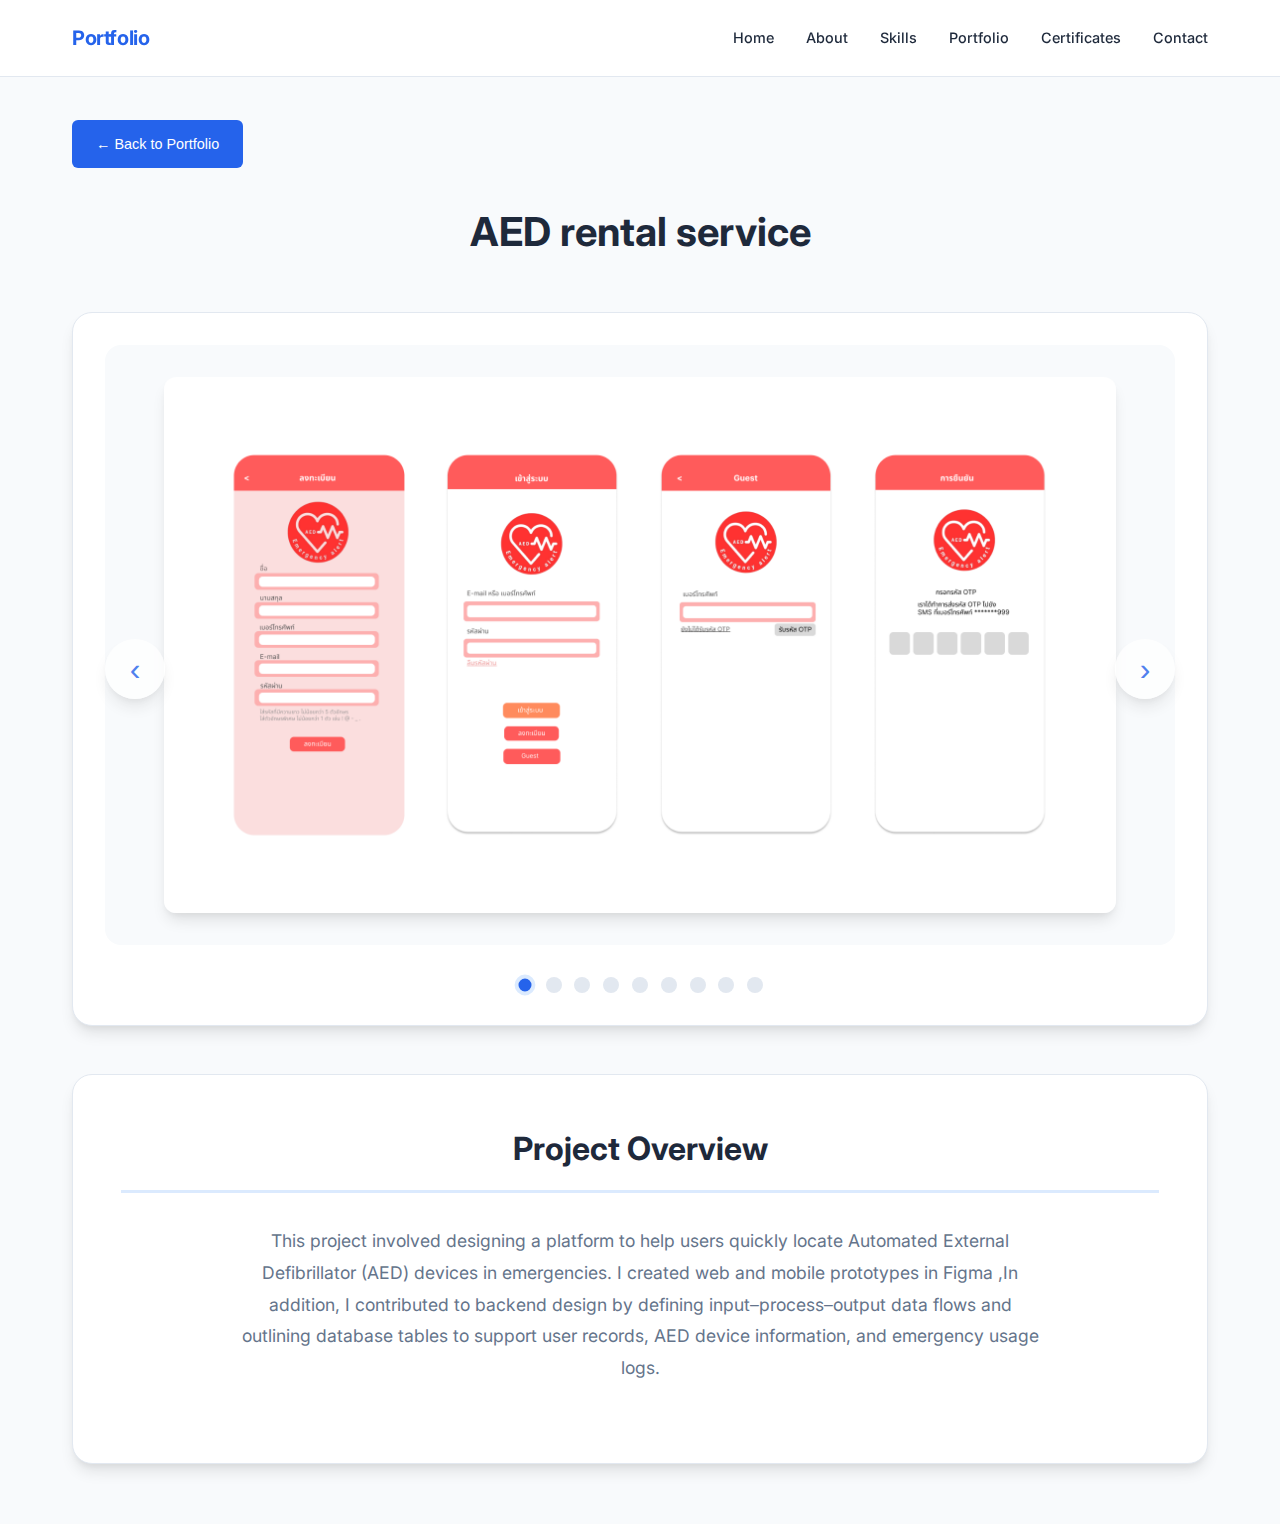
<file: projects/aed-service.html>
<!DOCTYPE html>
<html lang="en">
<head>
    <meta charset="UTF-8" />
    <meta name="viewport" content="width=device-width, initial-scale=1.0" />
    <title>AED - Pinyada Portfolio</title>
    
    <link rel="stylesheet" href="../style.css" />
    <link href="https://fonts.googleapis.com/css2?family=Inter:wght@300;400;500;600;700&display=swap" rel="stylesheet">
</head>
<body>
    <!-- Navigation -->
    <nav>
        <div class="nav-container">
            <div class="logo" onclick="window.location.href='../index.html'">Portfolio</div>
            <ul class="nav-links">
                <li><a href="../index.html">Home</a></li>
                <li><a href="../index.html#about">About</a></li>
                <li><a href="../index.html#skills">Skills</a></li>
                <li><a href="../index.html#portfolio">Portfolio</a></li>
                <li><a href="../index.html#certificates">Certificates</a></li>
                <li><a href="../index.html#contact">Contact</a></li>
            </ul>
            <div class="mobile-menu">
                <span></span>
                <span></span>
                <span></span>
            </div>
        </div>
    </nav>

    <!-- Project Detail Page -->
    <div class="project-detail">
        <div class="container">
            <button class="back-button" onclick="window.location.href='../index.html#portfolio'">← Back to Portfolio</button>
            
            <div class="project-header">
                <h1>AED rental service</h1>
            </div>

            <div class="project-content">
                <div class="image-slider">
                    <div class="slider-container">
                        <div class="slide active">
                            <img src="../img/AED1.png" alt="AED1" onerror="this.parentElement.innerHTML='🚗<p>AED1</p>'">
                        </div>
                        <div class="slide">
                            <img src="../img/AED2.png" alt="AED2" onerror="this.parentElement.innerHTML='📱<p>AED2</p>'">
                        </div>
                        <div class="slide">
                            <img src="../img/AED3.png" alt="AED3" onerror="this.parentElement.innerHTML='🏢<p>AED3</p>'">
                        </div>
                        <div class="slide">
                            <img src="../img/AED_Admin1.png" alt="AED_Admin1" onerror="this.parentElement.innerHTML='🏢<p>AED_Admin1</p>'">
                        </div>
                        <div class="slide">
                            <img src="../img/AED_Admin2.png" alt="AED_Admin2" onerror="this.parentElement.innerHTML='🏢<p>AED_Admin2</p>'">
                        </div>
                        <div class="slide">
                            <img src="../img/AED_Admin3.png" alt="AED_Admin3" onerror="this.parentElement.innerHTML='🏢<p>AED_Admin3</p>'">
                        </div>
                        <div class="slide">
                            <img src="../img/AED_Admin4.png" alt="AED_Admin4" onerror="this.parentElement.innerHTML='🏢<p>AED_Admin4</p>'">
                        </div>
                        <div class="slide">
                            <img src="../img/AED_Admin5.png" alt="AED_Admin5" onerror="this.parentElement.innerHTML='🏢<p>AED_Admin5</p>'">
                        </div>
                        <div class="slide">
                            <img src="../img/AED_Admin6.png" alt="AED_Admin6" onerror="this.parentElement.innerHTML='🏢<p>AED_Admin6</p>'">
                        </div>
                    </div>
                    <button class="slider-nav prev" onclick="changeSlide(-1)">‹</button>
                    <button class="slider-nav next" onclick="changeSlide(1)">›</button>
                    <div class="slider-dots">
                        <span class="dot active" onclick="currentSlide(1)"></span>
                        <span class="dot" onclick="currentSlide(2)"></span>
                        <span class="dot" onclick="currentSlide(3)"></span>
                        <span class="dot" onclick="currentSlide(4)"></span>
                        <span class="dot" onclick="currentSlide(5)"></span>
                        <span class="dot" onclick="currentSlide(6)"></span>
                        <span class="dot" onclick="currentSlide(7)"></span>
                        <span class="dot" onclick="currentSlide(8)"></span>
                        <span class="dot" onclick="currentSlide(9)"></span>
                    </div>
                </div>

                <div class="project-info">
                    <h2>Project Overview</h2>
                    <p>This project involved designing a platform to help users quickly locate Automated External Defibrillator (AED) devices in emergencies. I created web and mobile prototypes in Figma ,In addition, I contributed to backend design by defining input–process–output data flows and outlining database tables to support user records, AED device information, and emergency usage logs.</p>
                    


                    <!--<div class="project-meta">
                        <div class="meta-item">
                            <span class="meta-label">Role:</span>
                            <span class="meta-value">UI/UX Designer, Frontend Developer</span>
                        </div>
                        <div class="meta-item">
                            <span class="meta-label">Duration:</span>
                            <span class="meta-value">3 months</span>
                        </div>
                        <div class="meta-item">
                            <span class="meta-label">Team Size:</span>
                            <span class="meta-value">4 members</span>
                        </div>
                        <div class="meta-item">
                            <span class="meta-label">Platform:</span>
                            <span class="meta-value">Mobile Application</span>
                        </div>
                    </div>

                    <div class="project-tags">
                        <h3>Technologies Used</h3>
                        <div class="tag-list">
                            <span class="tag">Figma</span>
                            <span class="tag">Mobile Design</span>
                            <span class="tag">User Research</span>
                            <span class="tag">Prototyping</span>
                            <span class="tag">Usability Testing</span>
                        </div>
                    </div>

                    <div class="project-challenges">
                        <h3>Challenges & Solutions</h3>
                        <ul>
                            <li><strong>User Accessibility:</strong> Designed for users of all ages with clear typography and intuitive icons</li>
                            <li><strong>Real-time Updates:</strong> Implemented live status updates to prevent booking conflicts</li>
                            <li><strong>Emergency Situations:</strong> Added quick booking cancellation and emergency contact features</li>
                        </ul>
                    </div>

                    <div class="project-results">
                        <h3>Results & Impact</h3>
                        <ul>
                            <li>Reduced parking conflicts by 80% in pilot testing</li>
                            <li>Improved resident satisfaction scores</li>
                            <li>Streamlined property management processes</li>
                            <li>Positive feedback on user interface design</li>
                        </ul>
                    </div>-->
                </div>
            </div>
        </div>
    </div>

    <script src="../script.js"></script>
</body>
</html>
</file>
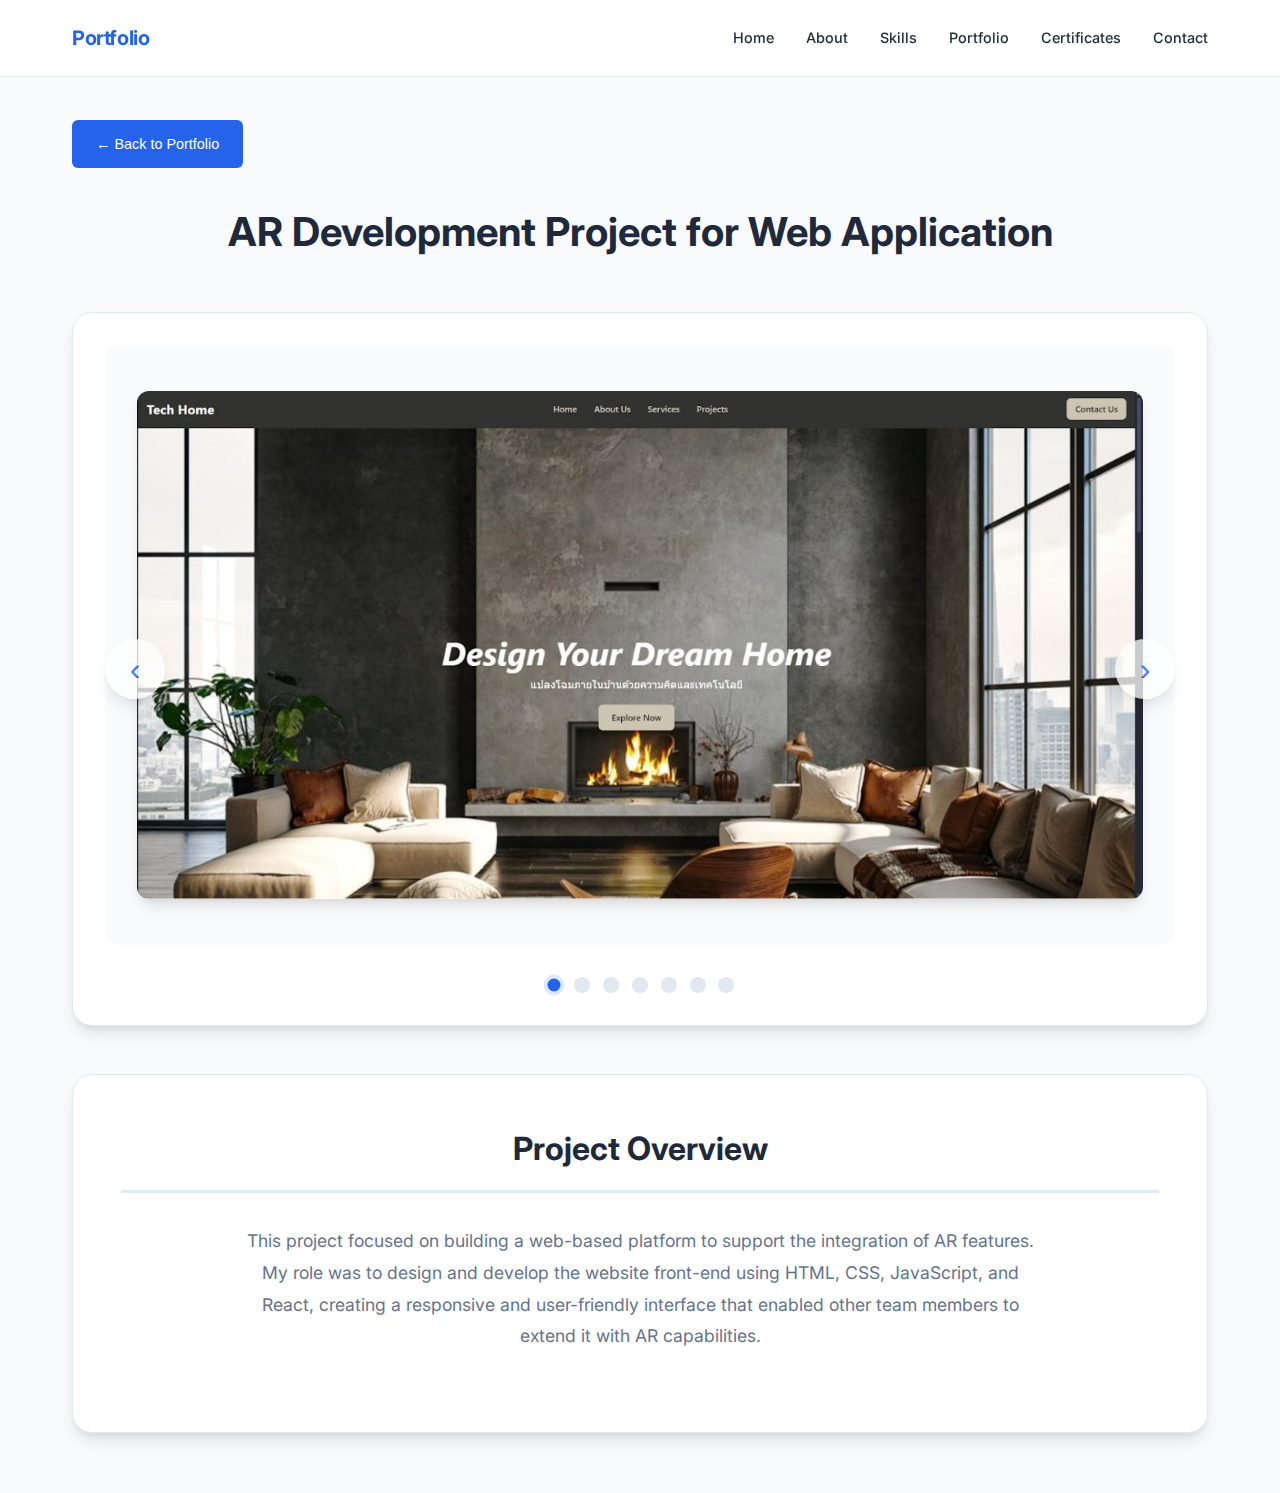
<file: projects/ar-project.html>
<!DOCTYPE html>
<html lang="en">
<head>
    <meta charset="UTF-8" />
    <meta name="viewport" content="width=device-width, initial-scale=1.0" />
    <title>AR - Pinyada Portfolio</title>
    
    <link rel="stylesheet" href="../style.css" />
    <link href="https://fonts.googleapis.com/css2?family=Inter:wght@300;400;500;600;700&display=swap" rel="stylesheet">
</head>
<body>
    <!-- Navigation -->
    <nav>
        <div class="nav-container">
            <div class="logo" onclick="window.location.href='../index.html'">Portfolio</div>
            <ul class="nav-links">
                <li><a href="../index.html">Home</a></li>
                <li><a href="../index.html#about">About</a></li>
                <li><a href="../index.html#skills">Skills</a></li>
                <li><a href="../index.html#portfolio">Portfolio</a></li>
                <li><a href="../index.html#certificates">Certificates</a></li>
                <li><a href="../index.html#contact">Contact</a></li>
            </ul>
            <div class="mobile-menu">
                <span></span>
                <span></span>
                <span></span>
            </div>
        </div>
    </nav>

    <!-- Project Detail Page -->
    <div class="project-detail">
        <div class="container">
            <button class="back-button" onclick="window.location.href='../index.html#portfolio'">← Back to Portfolio</button>
            
            <div class="project-header">
                <h1>AR Development Project for Web Application</h1>
            </div>

            <div class="project-content">
                <div class="image-slider">
                    <div class="slider-container">
                        <div class="slide active">
                            <img src="../img/Tech1.png" alt="Home page" onerror="this.parentElement.innerHTML='🚗<p>Home page</p>'">
                        </div>
                        <div class="slide">
                            <img src="../img/Tech2.png" alt="About our company page" onerror="this.parentElement.innerHTML='📱<p>About our company page</p>'">
                        </div>
                        <div class="slide">
                            <img src="../img/Tech3.png" alt="Service page1" onerror="this.parentElement.innerHTML='🏢<p>Service page1</p>'">
                        </div>
                        <div class="slide">
                            <img src="../img/Tech4.png" alt="About us page" onerror="this.parentElement.innerHTML='⚡<p>About us page</p>'">
                        </div>
                        <div class="slide">
                            <img src="../img/Tech5.png" alt="Service page2" onerror="this.parentElement.innerHTML='🚗<p>Service page2</p>'">
                        </div>
                        <div class="slide">
                            <img src="../img/Tech6.png" alt="Our projects page" onerror="this.parentElement.innerHTML='🚗<p>Our projects page</p>'">
                        </div>
                        <div class="slide ">
                            <img src="../img/Tech7.png" alt="Contact us page" onerror="this.parentElement.innerHTML='🚗<p>Contact us page</p>'">
                        </div>
                        
                    </div>
                    <button class="slider-nav prev" onclick="changeSlide(-1)">‹</button>
                    <button class="slider-nav next" onclick="changeSlide(1)">›</button>
                    <div class="slider-dots">
                        <span class="dot active" onclick="currentSlide(1)"></span>
                        <span class="dot" onclick="currentSlide(2)"></span>
                        <span class="dot" onclick="currentSlide(3)"></span>
                        <span class="dot" onclick="currentSlide(4)"></span>
                        <span class="dot" onclick="currentSlide(5)"></span>
                        <span class="dot" onclick="currentSlide(6)"></span>
                        <span class="dot" onclick="currentSlide(7)"></span>
                    </div>
                </div>

                <div class="project-info">
                    <h2>Project Overview</h2>
                    <p>This project focused on building a web-based platform to support the integration of AR features. My role was to design and develop the website front-end using HTML, CSS, JavaScript, and React, creating a responsive and user-friendly interface that enabled other team members to extend it with AR capabilities.</p>
                    <!--<div class="project-meta">
                        <div class="meta-item">
                            <span class="meta-label">Role:</span>
                            <span class="meta-value">Frontend Developer</span>
                        </div>
                        <div class="meta-item">
                            <span class="meta-label">Duration:</span>
                            <span class="meta-value">3 months</span>
                        </div>
                        <div class="meta-item">
                            <span class="meta-label">Team Size:</span>
                            <span class="meta-value">4 members</span>
                        </div>
                        <div class="meta-item">
                            <span class="meta-label">Platform:</span>
                            <span class="meta-value">Mobile Application</span>
                        </div>
                    </div>

                    <div class="project-tags">
                        <h3>Technologies Used</h3>
                        <div class="tag-list">
                            <span class="tag">Figma</span>
                            <span class="tag">Mobile Design</span>
                            <span class="tag">User Research</span>
                            <span class="tag">Prototyping</span>
                            <span class="tag">Usability Testing</span>
                        </div>
                    </div>

                    <div class="project-challenges">
                        <h3>Challenges & Solutions</h3>
                        <ul>
                            <li><strong>User Accessibility:</strong> Designed for users of all ages with clear typography and intuitive icons</li>
                            <li><strong>Real-time Updates:</strong> Implemented live status updates to prevent booking conflicts</li>
                            <li><strong>Emergency Situations:</strong> Added quick booking cancellation and emergency contact features</li>
                        </ul>
                    </div>

                    <div class="project-results">
                        <h3>Results & Impact</h3>
                        <ul>
                            <li>Reduced parking conflicts by 80% in pilot testing</li>
                            <li>Improved resident satisfaction scores</li>
                            <li>Streamlined property management processes</li>
                            <li>Positive feedback on user interface design</li>
                        </ul>
                    </div>-->
                </div>
            </div>
        </div>
    </div>

    <script src="../script.js"></script>
</body>
</html>
</file>
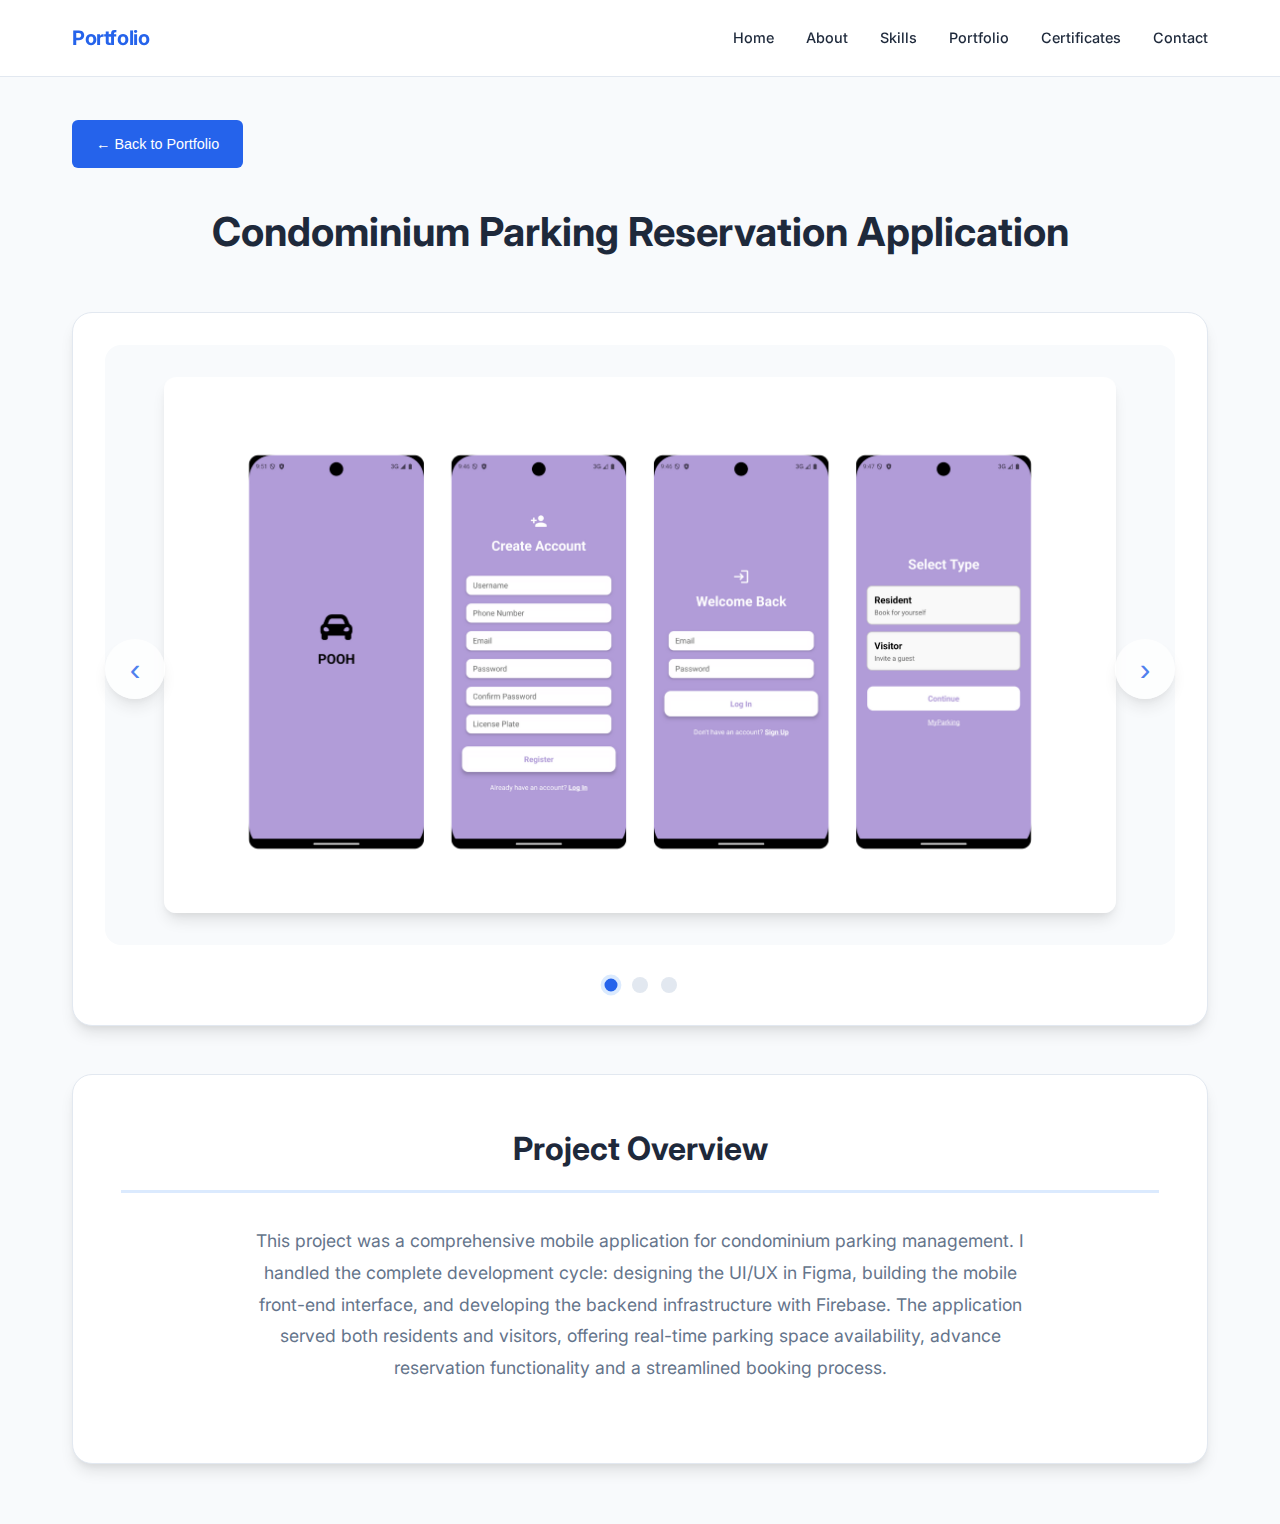
<file: projects/parking.html>
<!DOCTYPE html>
<html lang="en">
<head>
    <meta charset="UTF-8" />
    <meta name="viewport" content="width=device-width, initial-scale=1.0" />
    <title>Parking App - Pinyada Portfolio</title>
    
    <link rel="stylesheet" href="../style.css" />
    <link href="https://fonts.googleapis.com/css2?family=Inter:wght@300;400;500;600;700&display=swap" rel="stylesheet">
</head>
<body>
    <!-- Navigation -->
    <nav>
        <div class="nav-container">
            <div class="logo" onclick="window.location.href='../index.html'">Portfolio</div>
            <ul class="nav-links">
                <li><a href="../index.html">Home</a></li>
                <li><a href="../index.html#about">About</a></li>
                <li><a href="../index.html#skills">Skills</a></li>
                <li><a href="../index.html#portfolio">Portfolio</a></li>
                <li><a href="../index.html#certificates">Certificates</a></li>
                <li><a href="../index.html#contact">Contact</a></li>
            </ul>
            <div class="mobile-menu">
                <span></span>
                <span></span>
                <span></span>
            </div>
        </div>
    </nav>

    <!-- Project Detail Page -->
    <div class="project-detail">
        <div class="container">
            <button class="back-button" onclick="window.location.href='../index.html#portfolio'">← Back to Portfolio</button>
            
            <div class="project-header">
                <h1>Condominium Parking Reservation Application</h1>
        
            </div>

            <div class="project-content">
                <div class="image-slider">
                    <div class="slider-container">
                        <div class="slide active">
                            <img src="../img/1.png" alt="Parking App Interface1" onerror="this.parentElement.innerHTML='🚗<p>Parking App Interface1</p>'">
                        </div>
                        <div class="slide">
                            <img src="../img/2.png" alt="Parking App Interface2" onerror="this.parentElement.innerHTML='📱<p>Parking App Interface2</p>'">
                        </div>
                        <div class="slide">
                            <img src="../img/3.png" alt="Parking App Interface3" onerror="this.parentElement.innerHTML='🏢<p>Parking App Interface3</p>'">
                        </div>
                    </div>
                    <button class="slider-nav prev" onclick="changeSlide(-1)">‹</button>
                    <button class="slider-nav next" onclick="changeSlide(1)">›</button>
                    <div class="slider-dots">
                        <span class="dot active" onclick="currentSlide(1)"></span>
                        <span class="dot" onclick="currentSlide(2)"></span>
                        <span class="dot" onclick="currentSlide(3)"></span>
                       
                    </div>
                </div>

                <div class="project-info">
                    <h2>Project Overview</h2>
                    <p>This project was a comprehensive mobile application for condominium parking management. I handled the complete development cycle: designing the UI/UX in Figma, building the mobile front-end interface, and developing the backend infrastructure with Firebase. The application served both residents and visitors, offering real-time parking space availability, advance reservation functionality and a streamlined booking process.</p>
                    <!--<div class="project-meta">
                        <div class="meta-item">
                            <span class="meta-label">Role:</span>
                            <span class="meta-value">UI/UX Designer, Frontend Developer</span>
                        </div>
                        <div class="meta-item">
                            <span class="meta-label">Duration:</span>
                            <span class="meta-value">3 months</span>
                        </div>
                        <div class="meta-item">
                            <span class="meta-label">Team Size:</span>
                            <span class="meta-value">4 members</span>
                        </div>
                        <div class="meta-item">
                            <span class="meta-label">Platform:</span>
                            <span class="meta-value">Mobile Application</span>
                        </div>
                    </div>

                    <div class="project-tags">
                        <h3>Technologies Used</h3>
                        <div class="tag-list">
                            <span class="tag">Figma</span>
                            <span class="tag">Mobile Design</span>
                            <span class="tag">User Research</span>
                            <span class="tag">Prototyping</span>
                            <span class="tag">Usability Testing</span>
                        </div>
                    </div>

                    <div class="project-challenges">
                        <h3>Challenges & Solutions</h3>
                        <ul>
                            <li><strong>User Accessibility:</strong> Designed for users of all ages with clear typography and intuitive icons</li>
                            <li><strong>Real-time Updates:</strong> Implemented live status updates to prevent booking conflicts</li>
                            <li><strong>Emergency Situations:</strong> Added quick booking cancellation and emergency contact features</li>
                        </ul>
                    </div>

                    <div class="project-results">
                        <h3>Results & Impact</h3>
                        <ul>
                            <li>Reduced parking conflicts by 80% in pilot testing</li>
                            <li>Improved resident satisfaction scores</li>
                            <li>Streamlined property management processes</li>
                            <li>Positive feedback on user interface design</li>
                        </ul>
                    </div>-->
                </div>
            </div>
        </div>
    </div>

    <script src="../script.js"></script>
</body>
</html>
</file>
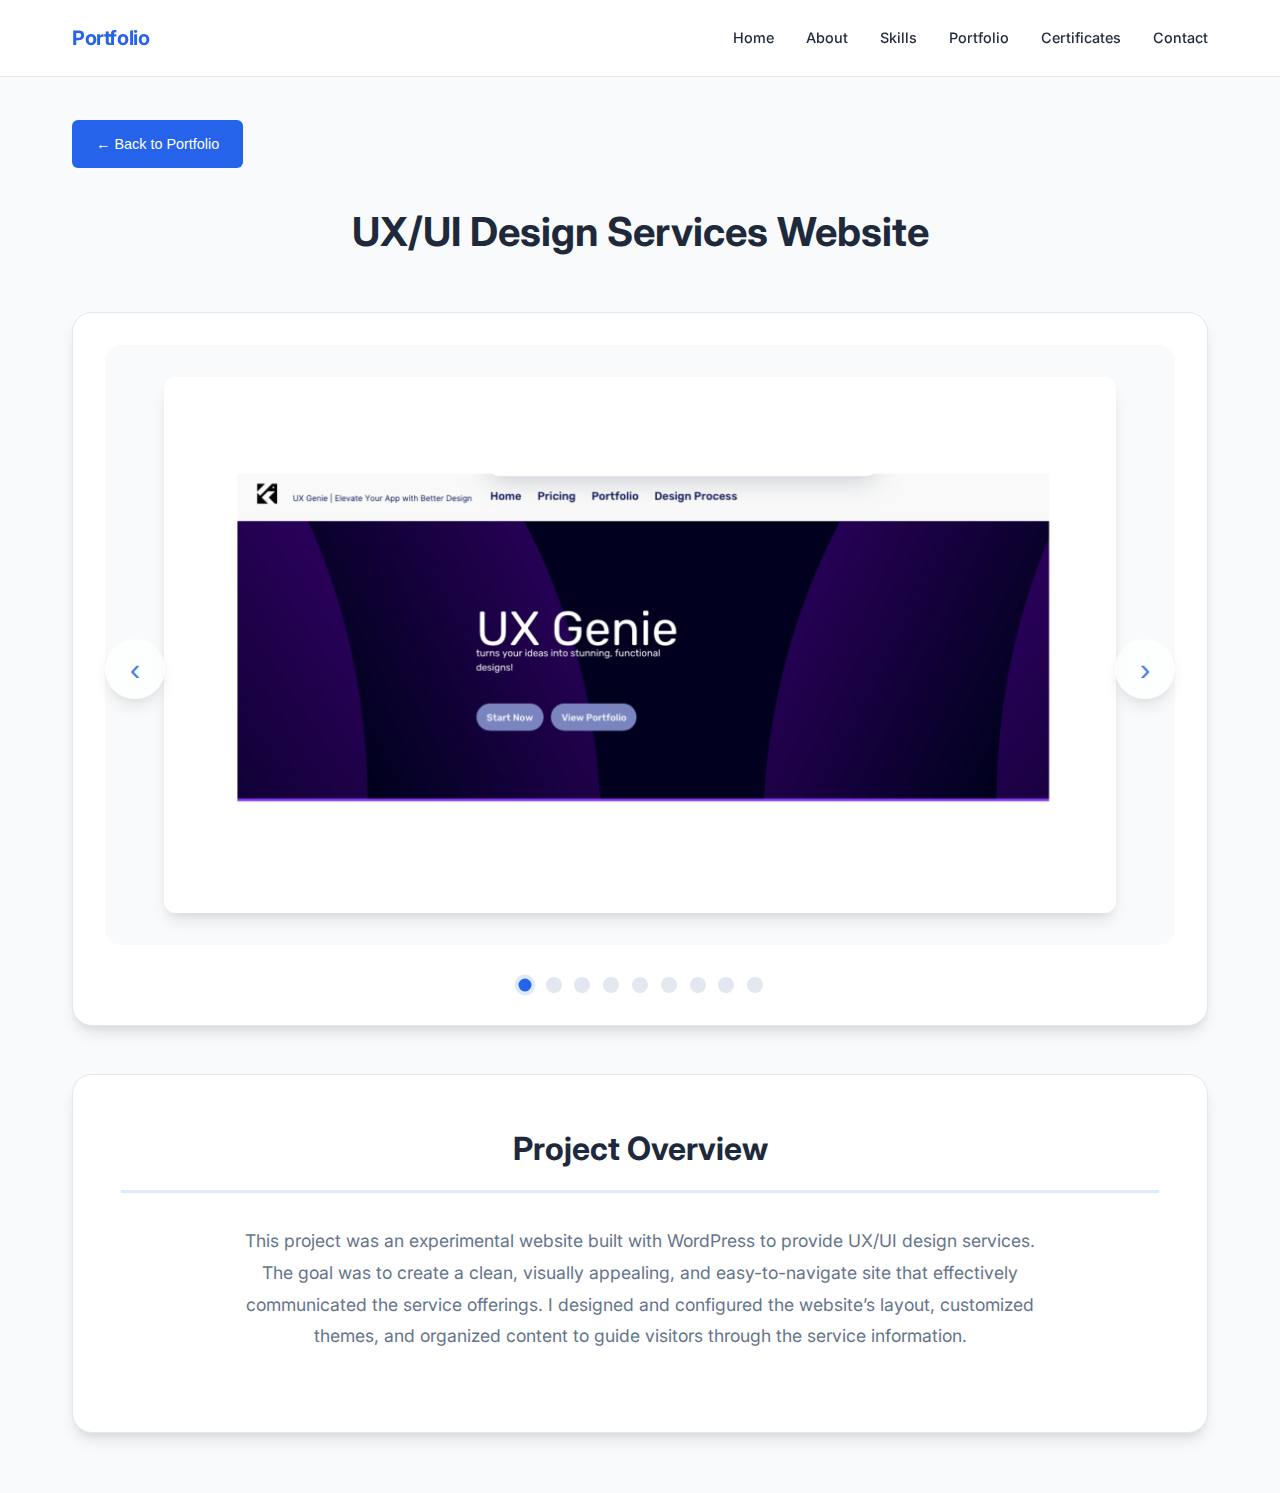
<file: projects/ux-website.html>
<!DOCTYPE html>
<html lang="en">
<head>
    <meta charset="UTF-8" />
    <meta name="viewport" content="width=device-width, initial-scale=1.0" />
    <title>UX/UI service - Pinyada Portfolio</title>
    <link rel="stylesheet" href="../style.css" />
    <link href="https://fonts.googleapis.com/css2?family=Inter:wght@300;400;500;600;700&display=swap" rel="stylesheet">
</head>
<body>
    <!-- Navigation -->
    <nav>
        <div class="nav-container">
            <div class="logo" onclick="window.location.href='../index.html'">Portfolio</div>
            <ul class="nav-links">
                <li><a href="../index.html">Home</a></li>
                <li><a href="../index.html#about">About</a></li>
                <li><a href="../index.html#skills">Skills</a></li>
                <li><a href="../index.html#portfolio">Portfolio</a></li>
                <li><a href="../index.html#certificates">Certificates</a></li>
                <li><a href="../index.html#contact">Contact</a></li>
            </ul>
            <div class="mobile-menu">
                <span></span>
                <span></span>
                <span></span>
            </div>
        </div>
    </nav>

    <!-- Project Detail Page -->
    <div class="project-detail">
        <div class="container">
            <button class="back-button" onclick="window.location.href='../index.html#portfolio'">← Back to Portfolio</button>
            
            <div class="project-header">
                <h1>UX/UI Design Services Website</h1>
            </div>

            <div class="project-content">
                <div class="image-slider">
                    <div class="slider-container">
                        <div class="slide active">
                            <img src="../img/Wordpress1.png" alt="Wordpress1" onerror="this.parentElement.innerHTML='🚗<p>Wordpress1</p>'">
                        </div>
                        <div class="slide">
                            <img src="../img/Wordpress2.png" alt="Wordpress2" onerror="this.parentElement.innerHTML='📱<p>Wordpress2</p>'">
                        </div>
                        <div class="slide">
                            <img src="../img/Wordpress3.png" alt="Wordpress3" onerror="this.parentElement.innerHTML='🏢<p>Wordpress3</p>'">
                        </div>
                        <div class="slide">
                            <img src="../img/Wordpress4.png" alt="Wordpress4" onerror="this.parentElement.innerHTML='🏢<p>Wordpress4</p>'">
                        </div>
                        <div class="slide">
                            <img src="../img/Wordpress5.png" alt="Wordpress5" onerror="this.parentElement.innerHTML='🏢<p>Wordpress5</p>'">
                        </div>
                        <div class="slide">
                            <img src="../img/Wordpress6.png" alt="Wordpress6" onerror="this.parentElement.innerHTML='🏢<p>Wordpress6</p>'">
                        </div>
                        <div class="slide">
                            <img src="../img/Wordpress7.png" alt="Wordpress7" onerror="this.parentElement.innerHTML='🏢<p>Wordpress7</p>'">
                        </div>
                        <div class="slide">
                            <img src="../img/Wordpress8.png" alt="Wordpress8" onerror="this.parentElement.innerHTML='🏢<p>Wordpress8</p>'">
                        </div>
                        <div class="slide">
                            <img src="../img/wordpress9.png" alt="Wordpress9" onerror="this.parentElement.innerHTML='🏢<p>Wordpress9</p>'">
                        </div>
                    </div>
                    <button class="slider-nav prev" onclick="changeSlide(-1)">‹</button>
                    <button class="slider-nav next" onclick="changeSlide(1)">›</button>
                    <div class="slider-dots">
                        <span class="dot active" onclick="currentSlide(1)"></span>
                        <span class="dot" onclick="currentSlide(2)"></span>
                        <span class="dot" onclick="currentSlide(3)"></span>
                        <span class="dot" onclick="currentSlide(4)"></span>
                        <span class="dot" onclick="currentSlide(5)"></span>
                        <span class="dot" onclick="currentSlide(6)"></span>
                        <span class="dot" onclick="currentSlide(7)"></span>
                        <span class="dot" onclick="currentSlide(8)"></span>
                        <span class="dot" onclick="currentSlide(9)"></span>
                    </div>
                </div>

                <div class="project-info">
                    <h2>Project Overview</h2>
                    <p>This project was an experimental website built with WordPress to provide UX/UI design services. The goal was to create a clean, visually appealing, and easy-to-navigate site that effectively communicated the service offerings. I designed and configured the website’s layout, customized themes, and organized content to guide visitors through the service information.</p>
                    


                    <!--<div class="project-meta">
                        <div class="meta-item">
                            <span class="meta-label">Role:</span>
                            <span class="meta-value">UI/UX Designer, Frontend Developer</span>
                        </div>
                        <div class="meta-item">
                            <span class="meta-label">Duration:</span>
                            <span class="meta-value">3 months</span>
                        </div>
                        <div class="meta-item">
                            <span class="meta-label">Team Size:</span>
                            <span class="meta-value">4 members</span>
                        </div>
                        <div class="meta-item">
                            <span class="meta-label">Platform:</span>
                            <span class="meta-value">Mobile Application</span>
                        </div>
                    </div>

                    <div class="project-tags">
                        <h3>Technologies Used</h3>
                        <div class="tag-list">
                            <span class="tag">Figma</span>
                            <span class="tag">Mobile Design</span>
                            <span class="tag">User Research</span>
                            <span class="tag">Prototyping</span>
                            <span class="tag">Usability Testing</span>
                        </div>
                    </div>

                    <div class="project-challenges">
                        <h3>Challenges & Solutions</h3>
                        <ul>
                            <li><strong>User Accessibility:</strong> Designed for users of all ages with clear typography and intuitive icons</li>
                            <li><strong>Real-time Updates:</strong> Implemented live status updates to prevent booking conflicts</li>
                            <li><strong>Emergency Situations:</strong> Added quick booking cancellation and emergency contact features</li>
                        </ul>
                    </div>

                    <div class="project-results">
                        <h3>Results & Impact</h3>
                        <ul>
                            <li>Reduced parking conflicts by 80% in pilot testing</li>
                            <li>Improved resident satisfaction scores</li>
                            <li>Streamlined property management processes</li>
                            <li>Positive feedback on user interface design</li>
                        </ul>
                    </div>-->
                </div>
            </div>
        </div>
    </div>

    <script>
        let slideIndex = 1;

        function changeSlide(direction) {
            const slides = document.querySelectorAll('.slide');
            const dots = document.querySelectorAll('.dot');
            
            slides[slideIndex - 1].classList.remove('active');
            dots[slideIndex - 1].classList.remove('active');
            
            slideIndex += direction;
            
            if (slideIndex > slides.length) {
                slideIndex = 1;
            }
            if (slideIndex < 1) {
                slideIndex = slides.length;
            }
            
            slides[slideIndex - 1].classList.add('active');
            dots[slideIndex - 1].classList.add('active');
        }

        function currentSlide(slideNumber) {
            const slides = document.querySelectorAll('.slide');
            const dots = document.querySelectorAll('.dot');
            
            slides[slideIndex - 1].classList.remove('active');
            dots[slideIndex - 1].classList.remove('active');
            
            slideIndex = slideNumber;
            
            slides[slideIndex - 1].classList.add('active');
            dots[slideIndex - 1].classList.add('active');
        }

        // Auto-slide
        setInterval(() => {
            changeSlide(1);
        }, 5000);
    </script>
</body>
</html>
</file>
<file: style.css>
@import url('https://fonts.googleapis.com/css2?family=Inter:wght@300;400;500;600;700&display=swap');

* {
    margin: 0;
    padding: 0;
    box-sizing: border-box;
}

:root {
    --primary: #2563eb;
    --primary-dark: #1d4ed8;
    --primary-light: #dbeafe;
    --secondary: #7c3aed;
    --dark: #1e293b;
    --dark-light: #334155;
    --light: #f8fafc;
    --gray: #64748b;
    --gray-light: #e2e8f0;
    --white: #ffffff;
    --shadow: 0 4px 6px -1px rgba(0, 0, 0, 0.1), 0 2px 4px -1px rgba(0, 0, 0, 0.06);
    --shadow-lg: 0 10px 15px -3px rgba(0, 0, 0, 0.1), 0 4px 6px -2px rgba(0, 0, 0, 0.05);
    --transition: all 0.3s cubic-bezier(0.4, 0, 0.2, 1);
}

body {
    font-family: 'Inter', sans-serif;
    background: var(--light);
    color: var(--dark);
    line-height: 1.6;
    overflow-x: hidden;
    scroll-behavior: smooth;
    font-size: 16px; /* Base font size for mobile */
}

/* Navigation */
nav {
    position: fixed;
    top: 0;
    width: 100%;
    background: rgba(255, 255, 255, 0.98);
    backdrop-filter: blur(10px);
    z-index: 1000;
    padding: 1rem 0;
    transition: var(--transition);
    border-bottom: 1px solid var(--gray-light);
}

.nav-container {
    max-width: 1200px;
    margin: 0 auto;
    display: flex;
    justify-content: space-between;
    align-items: center;
    padding: 0 2rem;
}

.logo {
    font-size: 1.25rem;
    font-weight: 700;
    color: var(--primary);
    letter-spacing: -0.02em;
    cursor: pointer;
}

.nav-links {
    display: flex;
    list-style: none;
    gap: 2rem;
}

.nav-links a {
    text-decoration: none;
    color: var(--dark);
    font-weight: 500;
    font-size: 0.9rem;
    transition: var(--transition);
    position: relative;
    padding: 0.5rem 0;
    min-height: 44px; /* Minimum touch target size */
    display: flex;
    align-items: center;
}

.nav-links a:hover {
    color: var(--primary);
}

.nav-links a::after {
    content: '';
    position: absolute;
    width: 0;
    height: 2px;
    bottom: 0;
    left: 0;
    background: var(--primary);
    transition: width 0.3s ease;
}

.nav-links a:hover::after {
    width: 100%;
}

.mobile-menu {
    display: none;
    flex-direction: column;
    cursor: pointer;
    padding: 0.5rem;
    min-height: 44px;
    min-width: 44px;
    justify-content: center;
}

.mobile-menu span {
    width: 20px;
    height: 2px;
    background: var(--dark);
    margin: 2px 0;
    transition: 0.3s;
}

/* Sections */
section {
    padding: 5rem 0;
}

.container {
    max-width: 1200px;
    width: 100%;
    padding: 0 2rem;
    margin: 0 auto;
}

/* Home Section */
#home {
    background: linear-gradient(135deg, var(--light) 0%, var(--primary-light) 100%);
    min-height: 100vh;
    display: flex;
    align-items: center;
}

.hero-content {
    display: grid;
    grid-template-columns: 1fr 1fr;
    gap: 3rem;
    align-items: center;
}

.hero-text h1 {
    font-size: 2.5rem;
    font-weight: 700;
    color: var(--dark);
    margin-bottom: 1rem;
    line-height: 1.2;
}

.hero-badge {
    background: var(--primary);
    color: white;
    padding: 0.4rem 1rem;
    border-radius: 20px;
    font-size: 0.8rem;
    font-weight: 500;
    display: inline-block;
    margin-bottom: 1rem;
}

.hero-text .subtitle {
    font-size: 1.1rem;
    color: var(--primary);
    margin-bottom: 1.5rem;
    font-weight: 500;
}

.hero-text p {
    font-size: 1rem;
    color: var(--gray);
    margin-bottom: 2rem;
    line-height: 1.6;
}

.cta-buttons {
    display: flex;
    gap: 1rem;
    margin-bottom: 2rem;
}

.btn-primary {
    background: var(--primary);
    color: white;
    padding: 0.8rem 1.5rem;
    border: none;
    border-radius: 6px;
    font-size: 0.9rem;
    font-weight: 500;
    cursor: pointer;
    transition: var(--transition);
    text-decoration: none;
    display: inline-flex;
    align-items: center;
    gap: 0.5rem;
    min-height: 44px; /* Touch target */
}

.btn-primary:hover {
    background: var(--primary-dark);
    transform: translateY(-1px);
}

.btn-secondary {
    background: transparent;
    color: var(--primary);
    padding: 0.8rem 1.5rem;
    border: 1px solid var(--primary);
    border-radius: 6px;
    font-size: 0.9rem;
    font-weight: 500;
    cursor: pointer;
    transition: var(--transition);
    text-decoration: none;
    display: inline-flex;
    align-items: center;
    gap: 0.5rem;
    min-height: 44px; /* Touch target */
}

.btn-secondary:hover {
    background: var(--primary);
    color: white;
}

.hero-visual {
    display: flex;
    justify-content: center;
    align-items: center;
}

.hero-visual img {
    width: 100%;
    max-width: 320px;
    height: auto;
    border-radius: 16px;
    box-shadow: var(--shadow-lg);
}

/* Section Titles */
.section-title {
    font-size: 2rem;
    font-weight: 700;
    color: var(--dark);
    text-align: center;
    margin-bottom: 2rem;
    position: relative;
}

.section-title::after {
    content: '';
    position: absolute;
    bottom: -8px;
    left: 50%;
    transform: translateX(-50%);
    width: 50px;
    height: 3px;
    background: var(--primary);
    border-radius: 2px;
}

/* About Section */
#about {
    background: white;
}

.about-content {
    display: grid;
    grid-template-columns: 1fr 1fr;
    gap: 3rem;
    align-items: center;
}

.about-visual {
    display: flex;
    justify-content: center;
}

.about-visual img {
    width: 100%;
    max-width: 300px;
    height: auto;
    border-radius: 12px;
    box-shadow: var(--shadow-lg);
}

.about-text h3 {
    font-size: 1.5rem;
    color: var(--dark);
    margin-bottom: 1rem;
    font-weight: 600;
}

.about-text p {
    font-size: 0.95rem;
    color: var(--gray);
    margin-bottom: 1rem;
    line-height: 1.6;
}

.about-features {
    display: flex;
    flex-direction: column;
    gap: 0.8rem;
    margin-top: 1.5rem;
}

.feature-item {
    display: flex;
    align-items: center;
    gap: 0.8rem;
    color: var(--gray);
    font-size: 0.9rem;
}

.feature-item i {
    color: var(--primary);
    width: 16px;
}

/* Skills Section - แก้ไขเป็น Flexbox */
#skills {
    background: var(--light);
}

.skills-intro {
    text-align: center;
    max-width: 600px;
    margin: 0 auto 3rem;
}

.skills-intro h3 {
    font-size: 1.5rem;
    color: var(--dark);
    margin-bottom: 1rem;
    font-weight: 600;
}

.skills-intro p {
    color: var(--gray);
    font-size: 0.95rem;
}

.skills-grid {
    display: flex;
    flex-wrap: wrap;
    justify-content: center;
    gap: 2rem;
}

.skill-item {
    background: white;
    padding: 2rem;
    border-radius: 12px;
    box-shadow: var(--shadow);
    transition: var(--transition);
    display: flex;
    align-items: flex-start;
    gap: 1.5rem;
    border: 1px solid var(--gray-light);
    flex: 0 1 calc(33.333% - 2rem);
    min-width: 280px;
    max-width: 400px;
}

.skill-item:hover {
    transform: translateY(-4px);
    box-shadow: var(--shadow-lg);
}

.skill-icon-container {
    width: 60px;
    height: 60px;
    background: var(--primary-light);
    border-radius: 12px;
    display: flex;
    align-items: center;
    justify-content: center;
    flex-shrink: 0;
    padding: 12px;
}

.skill-icon {
    width: 100%;
    height: 100%;
    object-fit: contain;
    border-radius: 8px;
}

.skill-content {
    flex: 1;
}

.skill-title {
    font-size: 1.2rem;
    font-weight: 600;
    color: var(--dark);
    margin-bottom: 0.8rem;
    line-height: 1.3;
}

.skill-description {
    color: var(--gray);
    font-size: 0.9rem;
    line-height: 1.5;
    margin: 0;
}

/* Portfolio Section - แก้ไขเป็น Flexbox */
#portfolio {
    background: white;
}

.portfolio-intro {
    text-align: center;
    max-width: 600px;
    margin: 0 auto 3rem;
    color: var(--gray);
    font-size: 0.95rem;
}

.portfolio-grid {
    display: flex;
    flex-wrap: wrap;
    justify-content: center;
    gap: 2rem;
}

.portfolio-item {
    background: white;
    border-radius: 12px;
    overflow: hidden;
    box-shadow: var(--shadow);
    transition: var(--transition);
    cursor: pointer;
    border: 1px solid var(--gray-light);
    flex: 0 1 calc(50% - 2rem);
    min-width: 300px;
    max-width: 400px;
}

.portfolio-item:hover {
    transform: translateY(-4px);
    box-shadow: var(--shadow-lg);
}

.portfolio-image {
    position: relative;
    overflow: hidden;
    height: 200px;
}

.portfolio-image img {
    width: 100%;
    height: 100%;
    object-fit: cover;
    transition: var(--transition);
}

.portfolio-item:hover .portfolio-image img {
    transform: scale(1.05);
}

.portfolio-overlay {
    position: absolute;
    top: 0;
    left: 0;
    width: 100%;
    height: 100%;
    background: rgba(37, 99, 235, 0.9);
    display: flex;
    align-items: center;
    justify-content: center;
    opacity: 0;
    transition: var(--transition);
}

.portfolio-item:hover .portfolio-overlay {
    opacity: 1;
}

.btn-view {
    background: white;
    color: var(--primary);
    border: none;
    padding: 0.8rem 1.5rem;
    border-radius: 6px;
    font-weight: 500;
    cursor: pointer;
    transition: var(--transition);
    display: flex;
    align-items: center;
    gap: 0.5rem;
    font-size: 0.9rem;
    min-height: 44px; /* Touch target */
}

.btn-view:hover {
    transform: translateY(-1px);
}

.portfolio-content {
    padding: 1.5rem;
}

.portfolio-title {
    font-size: 1.1rem;
    font-weight: 600;
    color: var(--dark);
    margin-bottom: 0.8rem;
    line-height: 1.4;
}

.portfolio-desc {
    color: var(--gray);
    line-height: 1.5;
    margin-bottom: 1rem;
    font-size: 0.85rem;
}

.portfolio-tags {
    display: flex;
    flex-wrap: wrap;
    gap: 0.4rem;
}

.tag {
    background: var(--primary-light);
    color: var(--primary);
    padding: 0.4rem 0.8rem; /* Increased padding for touch */
    border-radius: 12px;
    font-size: 0.75rem;
    font-weight: 500;
}

/* Certificates Section - แก้ไขเป็น Flexbox */
#certificates {
    background: var(--light);
}

.certificates-intro {
    text-align: center;
    max-width: 600px;
    margin: 0 auto 3rem;
    color: var(--gray);
    font-size: 0.95rem;
}

.certificates-grid {
    display: flex;
    flex-wrap: wrap;
    justify-content: center;
    gap: 1.5rem;
}

.certificate-card {
    background: white;
    border-radius: 12px;
    overflow: hidden;
    box-shadow: var(--shadow);
    transition: var(--transition);
    flex: 0 1 calc(33.333% - 1.5rem);
    min-width: 320px;
    max-width: 400px;
}

.certificate-card:hover {
    transform: translateY(-2px);
    box-shadow: var(--shadow-lg);
}

.certificate-image {
    position: relative;
    cursor: pointer;
    overflow: hidden;
    height: 160px;
}

.certificate-image img {
    width: 100%;
    height: 100%;
    object-fit: cover;
}

.certificate-overlay {
    position: absolute;
    top: 0;
    left: 0;
    width: 100%;
    height: 100%;
    background: rgba(0, 0, 0, 0.7);
    display: flex;
    align-items: center;
    justify-content: center;
    opacity: 0;
    transition: var(--transition);
}

.certificate-image:hover .certificate-overlay {
    opacity: 1;
}

.certificate-overlay i {
    color: white;
    font-size: 1.5rem;
}

.certificate-content {
    padding: 1.2rem;
}

.certificate-title {
    font-size: 1rem;
    font-weight: 600;
    color: var(--dark);
    margin-bottom: 0.5rem;
    line-height: 1.3;
}

.certificate-meta {
    display: flex;
    justify-content: space-between;
    align-items: center;
    margin-bottom: 0.8rem;
    font-size: 0.8rem;
}

.certificate-provider {
    color: var(--primary);
    font-weight: 500;
}

.certificate-date {
    color: var(--gray);
}

.certificate-description {
    color: var(--gray);
    font-size: 0.8rem;
    line-height: 1.4;
    margin-bottom: 0.8rem;
}

.certificate-skills {
    display: flex;
    flex-wrap: wrap;
    gap: 0.3rem;
}

.skill-tag {
    background: var(--primary-light);
    color: var(--primary);
    padding: 0.3rem 0.6rem; /* Increased padding for touch */
    border-radius: 10px;
    font-size: 0.7rem;
    font-weight: 500;
}

/* Contact Section */
#contact {
    background: var(--dark);
    color: white;
}

#contact .section-title {
    color: white;
}

#contact .section-title::after {
    background: var(--primary);
}

.contact-intro {
    text-align: center;
    max-width: 600px;
    margin: 0 auto 3rem;
    color: rgba(255, 255, 255, 0.8);
    font-size: 0.95rem;
}

.contact-content {
    display: grid;
    grid-template-columns: 1fr 1fr;
    gap: 4rem;
    align-items: start;
}

.contact-info h3 {
    font-size: 1.5rem;
    margin-bottom: 1rem;
    font-weight: 600;
}

.contact-info p {
    font-size: 0.95rem;
    margin-bottom: 2rem;
    line-height: 1.6;
    opacity: 0.9;
}

.contact-details {
    display: flex;
    flex-direction: column;
    gap: 1rem;
    margin-bottom: 2rem;
}

.contact-item {
    display: flex;
    align-items: center;
    gap: 1rem;
}

.contact-icon {
    width: 50px; /* Increased for touch */
    height: 50px; /* Increased for touch */
    background: var(--primary);
    border-radius: 8px;
    display: flex;
    align-items: center;
    justify-content: center;
    font-size: 1.2rem;
    flex-shrink: 0;
}

.contact-text {
    display: flex;
    flex-direction: column;
}

.contact-text strong {
    margin-bottom: 0.2rem;
    font-size: 0.9rem;
}

.contact-text span {
    font-size: 0.85rem;
    opacity: 0.9;
}

.contact-form {
    background: rgba(255, 255, 255, 0.05);
    padding: 2rem;
    border-radius: 12px;
    backdrop-filter: blur(10px);
    border: 1px solid rgba(255, 255, 255, 0.1);
}

.form-row {
    display: grid;
    grid-template-columns: 1fr 1fr;
    gap: 1rem;
}

.form-group {
    margin-bottom: 1.2rem;
}

.form-group label {
    display: block;
    margin-bottom: 0.5rem;
    font-weight: 500;
    font-size: 0.9rem;
}

.form-input {
    width: 100%;
    padding: 1rem; /* Increased padding for touch */
    border: 1px solid rgba(255, 255, 255, 0.2);
    border-radius: 6px;
    background: rgba(255, 255, 255, 0.1);
    color: white;
    font-size: 1rem; /* Increased font size */
    transition: var(--transition);
    min-height: 48px; /* Minimum touch target */
}

.form-input:focus {
    outline: none;
    border-color: var(--primary);
    background: rgba(255, 255, 255, 0.15);
}

.form-input::placeholder {
    color: rgba(255, 255, 255, 0.6);
}

.btn-full {
    width: 100%;
}

/* Footer */
.footer {
    background: var(--dark-light);
    color: white;
    padding: 2rem 0 1rem;
}

.footer-content {
    display: grid;
    grid-template-columns: 1fr 1fr;
    gap: 2rem;
    margin-bottom: 1.5rem;
}

.footer-logo .logo {
    font-size: 1.2rem;
    margin-bottom: 0.5rem;
}

.footer-logo p {
    opacity: 0.8;
    font-size: 0.85rem;
}

.footer-links {
    display: grid;
    grid-template-columns: 1fr 1fr;
    gap: 1.5rem;
}

.footer-column h4 {
    margin-bottom: 0.8rem;
    color: white;
    font-size: 1rem;
}

.footer-column a {
    display: block;
    color: rgba(255, 255, 255, 0.7);
    text-decoration: none;
    margin-bottom: 0.5rem; /* Increased spacing */
    transition: var(--transition);
    font-size: 0.85rem;
    padding: 0.2rem 0; /* Added padding for touch */
}

.footer-column a:hover {
    color: white;
}

.footer-bottom {
    border-top: 1px solid rgba(255, 255, 255, 0.1);
    padding-top: 1.5rem;
    text-align: center;
    color: rgba(255, 255, 255, 0.7);
    font-size: 0.8rem;
}

/* Modal */
.modal {
    display: none;
    position: fixed;
    z-index: 2000;
    left: 0;
    top: 0;
    width: 100%;
    height: 100%;
    background-color: rgba(0, 0, 0, 0.95);
    backdrop-filter: blur(5px);
}

.modal.show {
    display: flex;
    align-items: center;
    justify-content: center;
    padding: 1rem;
}

.modal-content {
    position: relative;
    max-width: 95%;
    max-height: 95%;
    display: flex;
    align-items: center;
    justify-content: center;
    background: transparent;
}

.modal-content img {
    width: auto;
    height: auto;
    max-width: 90vw;
    max-height: 85vh;
    object-fit: contain;
    border-radius: 12px;
    box-shadow: 0 20px 40px rgba(0, 0, 0, 0.3);
    border: 2px solid rgba(255, 255, 255, 0.1);
}

.modal-close {
    position: fixed;
    top: 20px;
    right: 20px;
    color: white;
    font-size: 2rem;
    cursor: pointer;
    width: 50px;
    height: 50px;
    display: flex;
    align-items: center;
    justify-content: center;
    background: rgba(255, 255, 255, 0.2);
    border-radius: 50%;
    transition: var(--transition);
    z-index: 2001;
    border: 2px solid rgba(255, 255, 255, 0.3);
}

.modal-close:hover {
    background: rgba(255, 255, 255, 0.3);
}

/* Animations */
.fade-in {
    opacity: 0;
    transform: translateY(20px);
    transition: all 0.6s ease;
}

.fade-in-visible {
    opacity: 1;
    transform: translateY(0);
}

/* Project Detail Pages - แก้ไขใหม่ */
.project-detail {
    padding: 120px 0 60px;
    min-height: 100vh;
    background: var(--light);
}

.back-button {
    background: var(--primary);
    color: white;
    border: none;
    padding: 1rem 1.5rem; /* Increased padding */
    border-radius: 6px;
    font-size: 0.9rem;
    font-weight: 500;
    cursor: pointer;
    transition: var(--transition);
    margin-bottom: 2rem;
    display: inline-flex;
    align-items: center;
    gap: 0.5rem;
    min-height: 44px; /* Touch target */
}

.back-button:hover {
    background: var(--primary-dark);
    transform: translateY(-1px);
}

.project-header {
    text-align: center;
    margin-bottom: 3rem;
}

.project-header h1 {
    font-size: 2.5rem;
    font-weight: 700;
    color: var(--dark);
    margin-bottom: 1rem;
}

.project-header .subtitle {
    font-size: 1.1rem;
    color: var(--gray);
    max-width: 600px;
    margin: 0 auto;
}

/* Project Content Layout - แก้ไขใหม่ */
.project-content {
    display: flex;
    flex-direction: column;
    gap: 3rem;
}

/* Image Slider - แก้ไขใหม่ให้ใหญ่ขึ้น */
.image-slider {
    position: relative;
    background: white;
    border-radius: 20px;
    padding: 2rem;
    box-shadow: var(--shadow-lg);
    border: 1px solid var(--gray-light);
    width: 100%;
}

.slider-container {
    position: relative;
    width: 100%;
    height: 600px;
    border-radius: 16px;
    overflow: hidden;
    background: var(--light);
}

.slide {
    position: absolute;
    top: 0;
    left: 0;
    width: 100%;
    height: 100%;
    opacity: 0;
    transition: opacity 0.5s ease-in-out;
    display: flex;
    align-items: center;
    justify-content: center;
    padding: 2rem;
}

.slide.active {
    opacity: 1;
}

.slide img {
    max-width: 100%;
    max-height: 100%;
    width: auto;
    height: auto;
    object-fit: contain;
    border-radius: 12px;
    box-shadow: var(--shadow-lg);
}

.slider-nav {
    position: absolute;
    top: 50%;
    transform: translateY(-50%);
    background: rgba(255, 255, 255, 0.95);
    border: none;
    width: 60px;
    height: 60px;
    border-radius: 50%;
    font-size: 2rem;
    color: var(--primary);
    cursor: pointer;
    transition: var(--transition);
    display: flex;
    align-items: center;
    justify-content: center;
    box-shadow: var(--shadow-lg);
    z-index: 10;
}

.slider-nav:hover {
    background: var(--primary);
    color: white;
    transform: translateY(-50%) scale(1.1);
}

.slider-nav.prev {
    left: 2rem;
}

.slider-nav.next {
    right: 2rem;
}

.slider-dots {
    display: flex;
    justify-content: center;
    gap: 0.8rem;
    margin-top: 2rem;
    flex-wrap: wrap;
}

.dot {
    width: 16px;
    height: 16px;
    border-radius: 50%;
    background: var(--gray-light);
    cursor: pointer;
    transition: var(--transition);
    border: 3px solid transparent;
    min-width: 16px; /* Prevent shrinking */
    min-height: 16px; /* Prevent shrinking */
}

.dot.active {
    background: var(--primary);
    transform: scale(1.3);
    border-color: var(--primary-light);
}

.dot:hover {
    background: var(--primary);
    transform: scale(1.2);
}

.slider-progress {
    position: absolute;
    bottom: 0;
    left: 0;
    width: 100%;
    height: 4px;
    background: var(--gray-light);
}

.slider-progress-bar {
    height: 100%;
    background: var(--primary);
    width: 0%;
    transition: width 5s linear;
}

.slide.active ~ .slider-progress .slider-progress-bar {
    width: 100%;
}

/* Project Info - แก้ไขใหม่ให้อยู่ข้างล่าง */
.project-info {
    background: white;
    padding: 3rem;
    border-radius: 20px;
    box-shadow: var(--shadow-lg);
    border: 1px solid var(--gray-light);
    width: 100%;
}

.project-info h2 {
    font-size: 2rem;
    font-weight: 700;
    color: var(--dark);
    margin-bottom: 2rem;
    padding-bottom: 1rem;
    border-bottom: 3px solid var(--primary-light);
    text-align: center;
}

.project-info p {
    color: var(--gray);
    line-height: 1.8;
    margin-bottom: 2rem;
    font-size: 1.1rem;
    text-align: center;
    max-width: 800px;
    margin-left: auto;
    margin-right: auto;
}

.project-meta {
    display: grid;
    grid-template-columns: repeat(auto-fit, minmax(250px, 1fr));
    gap: 1.5rem;
    margin-bottom: 2.5rem;
    padding: 2rem;
    background: var(--primary-light);
    border-radius: 16px;
}

.meta-item {
    display: flex;
    align-items: center;
    gap: 1rem;
}

.meta-label {
    font-weight: 600;
    color: var(--dark);
    min-width: 100px;
    font-size: 1rem;
}

.meta-value {
    color: var(--gray);
    flex: 1;
    font-size: 1rem;
}

.project-tags {
    margin-bottom: 2.5rem;
    text-align: center;
}

.project-tags h3 {
    font-size: 1.4rem;
    font-weight: 600;
    color: var(--dark);
    margin-bottom: 1.5rem;
}

.tag-list {
    display: flex;
    flex-wrap: wrap;
    justify-content: center;
    gap: 0.8rem;
}

.tag-list .tag {
    background: var(--primary-light);
    color: var(--primary);
    padding: 0.5rem 1rem;
    border-radius: 20px;
    font-size: 0.9rem;
    font-weight: 600;
    border: 2px solid var(--primary);
}

.project-challenges, .project-results {
    margin-bottom: 2.5rem;
    text-align: center;
}

.project-challenges h3, .project-results h3 {
    font-size: 1.4rem;
    font-weight: 600;
    color: var(--dark);
    margin-bottom: 1.5rem;
}

.project-challenges ul, .project-results ul {
    list-style: none;
    padding-left: 0;
    max-width: 600px;
    margin: 0 auto;
}

.project-challenges li, .project-results li {
    padding: 1rem 0;
    border-bottom: 1px solid var(--gray-light);
    color: var(--gray);
    position: relative;
    padding-left: 2rem;
    text-align: left;
    font-size: 1rem;
}

.project-challenges li:last-child, .project-results li:last-child {
    border-bottom: none;
}

.project-challenges li::before {
    content: '⚡';
    position: absolute;
    left: 0;
    color: var(--primary);
    font-size: 1.2rem;
}

.project-results li::before {
    content: '✅';
    position: absolute;
    left: 0;
    color: var(--primary);
    font-size: 1.2rem;
}

.project-challenges strong {
    color: var(--dark);
}

/* Loading state for images */
.slide:not(.active) {
    pointer-events: none;
}

/* Error state for images */
.slide img:not([src]), .slide img[src=""], .slide img[src*="undefined"] {
    display: none;
}

.slide:has(img:not([src]))::after,
.slide:has(img[src=""])::after,
.slide:has(img[src*="undefined"])::after {
    content: '🖼️ Image Not Available';
    font-size: 1.5rem;
    color: var(--gray);
    text-align: center;
}

/* Animation for slider */
@keyframes slideIn {
    from {
        opacity: 0;
        transform: translateX(30px);
    }
    to {
        opacity: 1;
        transform: translateX(0);
    }
}

.slide.active {
    animation: slideIn 0.6s ease-out;
}

/* Enhanced hover effects */
.image-slider:hover .slider-nav {
    opacity: 1;
}

.slider-nav {
    opacity: 0.8;
}

/* ============================ */
/* RESPONSIVE DESIGN - MOBILE FIRST */
/* ============================ */

/* Base mobile styles */
@media (max-width: 768px) {
    .nav-links {
        position: fixed;
        top: 70px;
        right: -100%;
        width: 75%;
        max-width: 300px;
        height: calc(100vh - 70px);
        background: white;
        flex-direction: column;
        padding: 2rem 1rem;
        box-shadow: -2px 0 10px rgba(0, 0, 0, 0.1);
        transition: right 0.3s ease-in-out;
        gap: 0;
        z-index: 999;
        display: flex; 
        overflow-y: auto;
    }

    .nav-links.active {
        right: 0;
    }

    .nav-links li {
        width: 100%;
        margin: 0;
    }

    .nav-links a {
        display: block;
        padding: 1.2rem 1rem;
        width: 100%;
        border-bottom: 1px solid var(--gray-light);
        min-height: 48px;
    }
    .nav-links a::after {
        display: none;
    }


    /* Hamburger Animation */
    .mobile-menu.active span:nth-child(1) {
        transform: rotate(45deg) translate(5px, 5px);
    }

    .mobile-menu.active span:nth-child(2) {
        opacity: 0;
    }

    .mobile-menu.active span:nth-child(3) {
        transform: rotate(-45deg) translate(5px, -5px);
    }
    body {
        font-size: 14px;
        line-height: 1.5;
    }

    .container {
        padding: 0 1rem;
    }

    section {
        padding: 3rem 0;
    }

    /* Navigation */

    .mobile-menu {
        display: flex;
    }

    .nav-container {
        padding: 0 1rem;
    }

    /* Home Section */
    #home {
        min-height: auto;
        padding: 100px 0 60px;
    }

    .hero-content {
        grid-template-columns: 1fr;
        gap: 2rem;
        text-align: center;
    }

    .hero-text h1 {
        font-size: 2rem;
        line-height: 1.3;
    }

    .hero-text .subtitle {
        font-size: 1rem;
        margin-bottom: 1rem;
    }

    .hero-text p {
        font-size: 0.9rem;
        margin-bottom: 1.5rem;
    }

    .cta-buttons {
        flex-direction: column;
        gap: 1rem;
    }

    .btn-primary, .btn-secondary {
        width: 100%;
        justify-content: center;
        padding: 1rem 1.5rem;
    }

    .hero-visual img {
        max-width: 280px;
    }

    /* Section Titles */
    .section-title {
        font-size: 1.75rem;
        margin-bottom: 1.5rem;
    }

    .section-title::after {
        width: 40px;
        height: 2px;
    }

    /* About Section */
    .about-content {
        grid-template-columns: 1fr;
        gap: 2rem;
        text-align: center;
    }

    .about-visual img {
        max-width: 250px;
    }

    .about-text h3 {
        font-size: 1.3rem;
    }

    .about-features {
        align-items: center;
    }

    .feature-item {
        justify-content: center;
    }

    /* Skills Section */
    .skills-grid {
        flex-direction: column;
        align-items: center;
        gap: 1.5rem;
    }

    .skill-item {
        flex: 1 1 100%;
        max-width: none;
        min-width: auto;
        width: 100%;
        padding: 1.5rem;
        flex-direction: column;
        text-align: center;
        gap: 1rem;
    }

    .skill-icon-container {
        width: 50px;
        height: 50px;
        padding: 10px;
        margin: 0 auto;
    }

    .skill-title {
        font-size: 1.1rem;
    }

    /* Portfolio Section */
    .portfolio-grid {
        flex-direction: column;
        align-items: center;
        gap: 1.5rem;
    }

    .portfolio-item {
        flex: 1 1 100%;
        max-width: none;
        min-width: auto;
        width: 100%;
    }

    .portfolio-image {
        height: 180px;
    }

    .portfolio-content {
        padding: 1.25rem;
    }

    .portfolio-title {
        font-size: 1.1rem;
    }

    .portfolio-desc {
        font-size: 0.85rem;
    }

    /* Certificates Section */
    .certificates-grid {
        flex-direction: column;
        align-items: center;
        gap: 1.5rem;
    }

    .certificate-card {
        flex: 1 1 100%;
        max-width: none;
        min-width: auto;
        width: 100%;
    }

    .certificate-image {
        height: 140px;
    }

    .certificate-content {
        padding: 1rem;
    }

    .certificate-title {
        font-size: 1.1rem;
    }

    /* Contact Section */
    .contact-content {
        grid-template-columns: 1fr;
        gap: 2rem;
    }

    .contact-form {
        padding: 1.5rem;
    }

    .form-row {
        grid-template-columns: 1fr;
        gap: 0;
    }

    .form-input {
        padding: 0.9rem;
        font-size: 16px; /* Prevent zoom on iOS */
    }

    .contact-details {
        text-align: center;
    }

    .contact-item {
        justify-content: center;
        flex-direction: column;
        text-align: center;
        gap: 0.5rem;
    }

    .contact-icon {
        width: 45px;
        height: 45px;
    }

    /* Footer */
    .footer-content {
        grid-template-columns: 1fr;
        text-align: center;
        gap: 2rem;
    }

    .footer-links {
        grid-template-columns: 1fr;
        gap: 1.5rem;
    }

    /* Project Pages */
    .project-detail {
        padding: 100px 0 40px;
    }

    .project-header h1 {
        font-size: 2rem;
    }

    .project-content {
        gap: 2rem;
    }

    .slider-container {
        height: 85vh; 
        max-height: none; 
    }
    .slide {
        position: relative;
        opacity: 1;
        display: block;
        height: auto;
        padding: 0;
    }

    .slide img {
        width: 100%;
        height: auto;
        border-radius: 8px;
    }

    .slider-nav {
        width: 45px;
        height: 45px;
        font-size: 1.5rem;
    }

    .slider-nav.prev {
        left: 0.5rem;
    }

    .slider-nav.next {
        right: 0.5rem;
    }

    .image-slider {
        padding: 1rem;
    }
    .slide {
        padding: 0; 
    }

    .project-info {
        padding: 2rem;
    }

    .project-info h2 {
        font-size: 1.6rem;
    }

    .project-info p {
        font-size: 1rem;
    }

    .project-meta {
        grid-template-columns: 1fr;
        padding: 1.5rem;
    }

    .meta-item {
        flex-direction: column;
        align-items: flex-start;
        gap: 0.5rem;
    }

    /* Modal */
    .modal.show {
        padding: 0.5rem;
    }

    .modal-content img {
        max-width: 95vw;
        max-height: 80vh;
    }

    .modal-close {
        top: 10px;
        right: 10px;
        width: 40px;
        height: 40px;
        font-size: 1.5rem;
    }
}

/* Small mobile devices (iPhone SE, etc.) */
@media (max-width: 375px) {
    .container {
        padding: 0 0.75rem;
    }

    .hero-text h1 {
        font-size: 1.75rem;
    }

    .section-title {
        font-size: 1.5rem;
    }

    .slider-container {
        height: auto;
        display: grid;
        grid-template-columns: 1fr;
        gap: 1rem;
        overflow: visible;
    }

    .project-header h1 {
        font-size: 1.75rem;
    }

    .slider-dots {
        margin-top: 1rem;
        gap: 0.5rem;
    }

    .dot {
        width: 10px;
        height: 10px;
    }

    .project-info {
        padding: 1.5rem;
    }

    .project-info h2 {
        font-size: 1.4rem;
    }

    .slider-nav {
        width: 40px;
        height: 40px;
        font-size: 1.2rem;
    }

    /* Reduce padding further for very small screens */
    .skill-item,
    .portfolio-item,
    .certificate-card {
        padding: 1.25rem;
    }
}

/* Landscape mode for mobile */
@media (max-width: 768px) and (orientation: landscape) {
    #home {
        min-height: auto;
        padding: 100px 0 40px;
    }

    .hero-content {
        grid-template-columns: 1fr 1fr;
        gap: 1.5rem;
    }

    .hero-text {
        text-align: left;
    }

    .cta-buttons {
        flex-direction: row;
        flex-wrap: wrap;
    }

    .btn-primary, .btn-secondary {
        flex: 1;
        min-width: 140px;
    }

    .slider-container {
        height: 250px;
    }
}

/* Tablet devices */
@media (min-width: 769px) and (max-width: 1024px) {
    .container {
        padding: 0 1.5rem;
    }

    .skill-item {
        flex: 0 1 calc(50% - 2rem);
    }

    .portfolio-item {
        flex: 0 1 calc(50% - 2rem);
    }

    .certificate-card {
        flex: 0 1 calc(50% - 1.5rem);
    }

    .slider-container {
        height: 500px;
    }
}

/* Prevent horizontal scroll on all devices */
html, body {
    max-width: 100%;
    overflow-x: hidden;
}

/* Improve touch scrolling */
@media (max-width: 768px) {
    html {
        -webkit-overflow-scrolling: touch;
    }
    
    body {
        -webkit-tap-highlight-color: transparent;
    }
}

/* Ensure images are responsive */
img {
    max-width: 100%;
    height: auto;
}

/* Improve button touch targets on mobile */
@media (max-width: 768px) {
    .btn-primary,
    .btn-secondary,
    .btn-view,
    .back-button,
    .slider-nav,
    .slider-dots {
        display: none;
    }
    
    /* Add active states for touch feedback */
    .btn-primary:active,
    .btn-secondary:active,
    .btn-view:active {
        transform: scale(0.98);
    }
}
</file>
